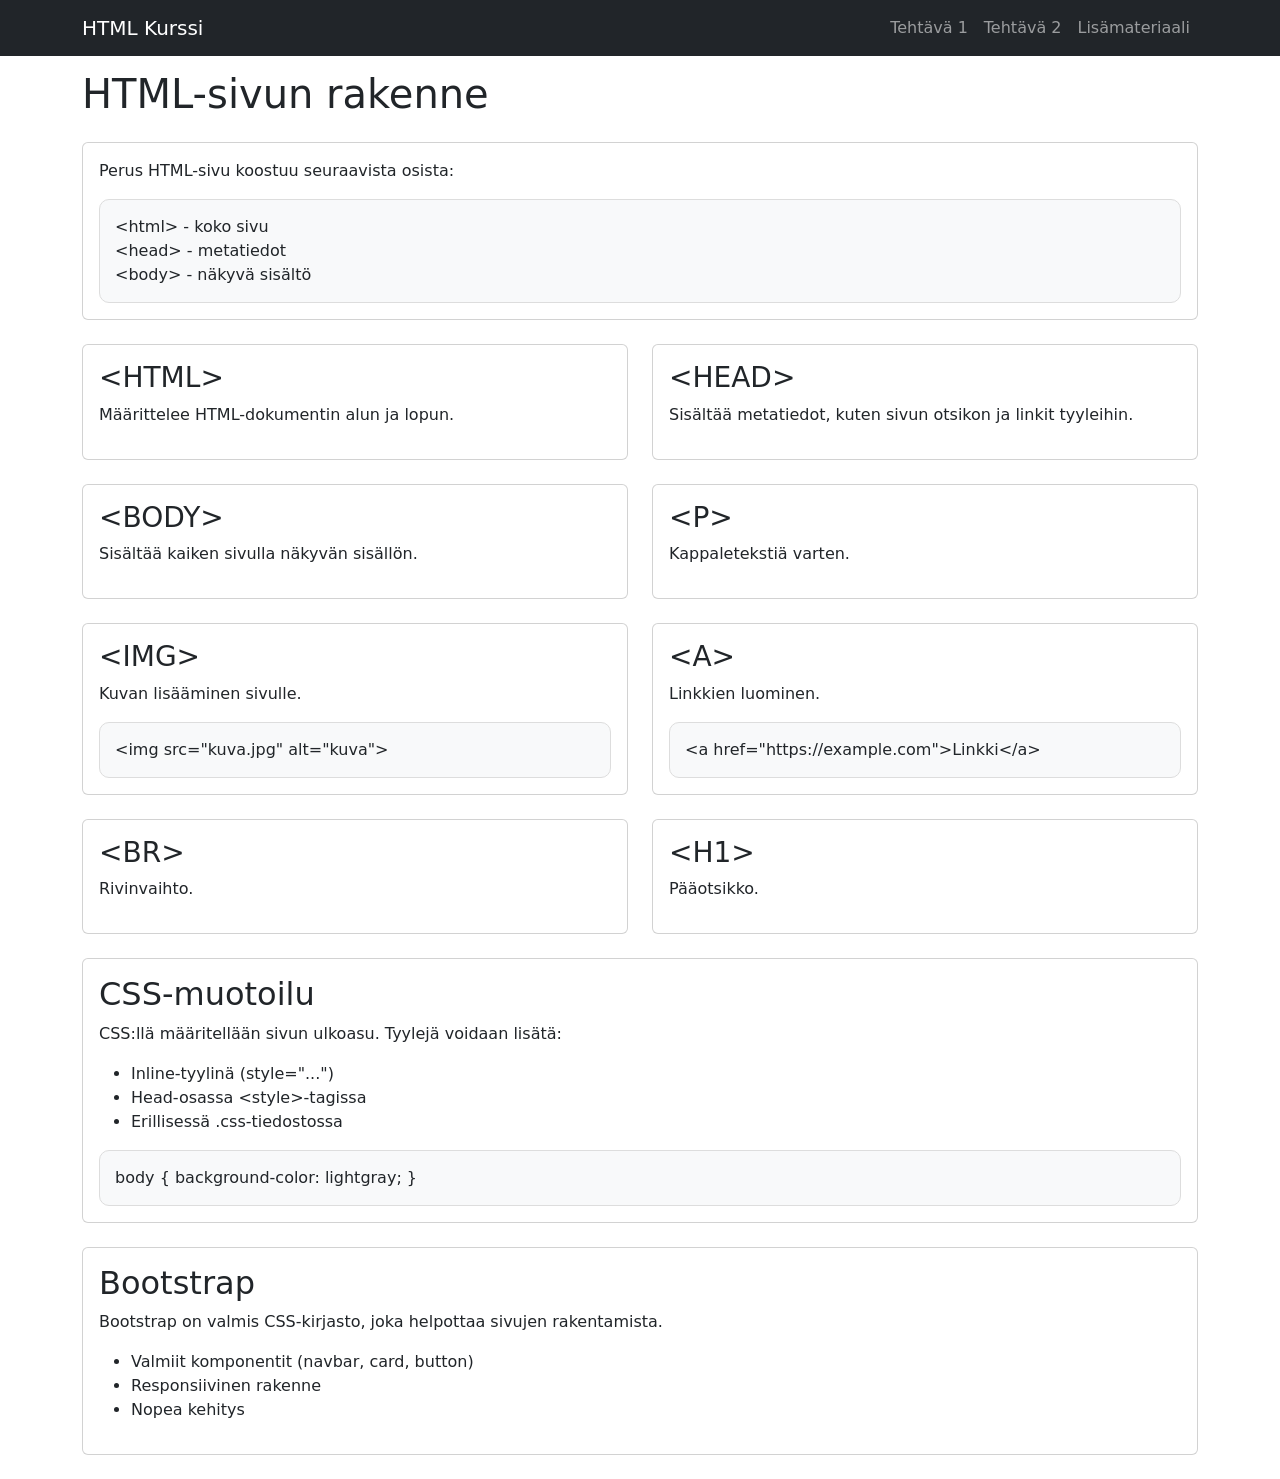
<file: index.html>
<!DOCTYPE html>
<html lang="fi">
<head>
    <meta charset="UTF-8">
    <meta name="viewport" content="width=device-width, initial-scale=1.0">
    <title>HTML Opetussivu</title>

    <!-- Bootstrap CSS -->
    <link href="https://cdn.jsdelivr.net/npm/bootstrap@5.3.0/dist/css/bootstrap.min.css" rel="stylesheet">

    <!-- Oma CSS -->
    <style>
        body {
            padding-top: 70px;
        }
        .example-box {
            background-color: #f8f9fa;
            border: 1px solid #ddd;
            padding: 15px;
            border-radius: 10px;
        }
    </style>
</head>
<body>

<!-- NAVBAR -->
<nav class="navbar navbar-expand-lg navbar-dark bg-dark fixed-top">
    <div class="container">
        <a class="navbar-brand" href="#">HTML Kurssi</a>
        <button class="navbar-toggler" type="button" data-bs-toggle="collapse" data-bs-target="#navMenu">
            <span class="navbar-toggler-icon"></span>
        </button>

        <div class="collapse navbar-collapse" id="navMenu">
            <ul class="navbar-nav ms-auto">
                <li class="nav-item"><a class="nav-link" href="https://github.com/simoheiskanenlab/Webteknologiat/blob/main/htmlsivu.html">Tehtävä 1</a></li>
                <li class="nav-item"><a class="nav-link" href="https://github.com/simoheiskanenlab/Webteknologiat/blob/main/lomake.html">Tehtävä 2</a></li>
                <li class="nav-item"><a class="nav-link" href="https://www.w3schools.com">Lisämateriaali</a></li>
            </ul>
        </div>
    </div>
</nav>

<div class="container">

    <h1 class="mb-4">HTML-sivun rakenne</h1>

    <div class="card mb-4">
        <div class="card-body">
            <p>
                Perus HTML-sivu koostuu seuraavista osista:
            </p>
            <div class="example-box">
                &lt;html&gt; - koko sivu<br>
                &lt;head&gt; - metatiedot<br>
                &lt;body&gt; - näkyvä sisältö
            </div>
        </div>
    </div>

    <!-- TAGIT -->
    <div class="row">

        <div class="col-md-6">
            <div class="card mb-4">
                <div class="card-body">
                    <h3>&lt;HTML&gt;</h3>
                    <p>Määrittelee HTML-dokumentin alun ja lopun.</p>
                </div>
            </div>
        </div>

        <div class="col-md-6">
            <div class="card mb-4">
                <div class="card-body">
                    <h3>&lt;HEAD&gt;</h3>
                    <p>Sisältää metatiedot, kuten sivun otsikon ja linkit tyyleihin.</p>
                </div>
            </div>
        </div>

        <div class="col-md-6">
            <div class="card mb-4">
                <div class="card-body">
                    <h3>&lt;BODY&gt;</h3>
                    <p>Sisältää kaiken sivulla näkyvän sisällön.</p>
                </div>
            </div>
        </div>

        <div class="col-md-6">
            <div class="card mb-4">
                <div class="card-body">
                    <h3>&lt;P&gt;</h3>
                    <p>Kappaletekstiä varten.</p>
                </div>
            </div>
        </div>

        <div class="col-md-6">
            <div class="card mb-4">
                <div class="card-body">
                    <h3>&lt;IMG&gt;</h3>
                    <p>Kuvan lisääminen sivulle.</p>
                    <div class="example-box">
                        &lt;img src="kuva.jpg" alt="kuva"&gt;
                    </div>
                </div>
            </div>
        </div>

        <div class="col-md-6">
            <div class="card mb-4">
                <div class="card-body">
                    <h3>&lt;A&gt;</h3>
                    <p>Linkkien luominen.</p>
                    <div class="example-box">
                        &lt;a href="https://example.com"&gt;Linkki&lt;/a&gt;
                    </div>
                </div>
            </div>
        </div>

        <div class="col-md-6">
            <div class="card mb-4">
                <div class="card-body">
                    <h3>&lt;BR&gt;</h3>
                    <p>Rivinvaihto.</p>
                </div>
            </div>
        </div>

        <div class="col-md-6">
            <div class="card mb-4">
                <div class="card-body">
                    <h3>&lt;H1&gt;</h3>
                    <p>Pääotsikko.</p>
                </div>
            </div>
        </div>

    </div>

    <!-- CSS OSIO -->
    <div class="card mb-4">
        <div class="card-body">
            <h2>CSS-muotoilu</h2>
            <p>
                CSS:llä määritellään sivun ulkoasu. Tyylejä voidaan lisätä:
            </p>
            <ul>
                <li>Inline-tyylinä (style="...")</li>
                <li>Head-osassa &lt;style&gt;-tagissa</li>
                <li>Erillisessä .css-tiedostossa</li>
            </ul>
            <div class="example-box">
                body { background-color: lightgray; }
            </div>
        </div>
    </div>

    <!-- BOOTSTRAP OSIO -->
    <div class="card mb-4">
        <div class="card-body">
            <h2>Bootstrap</h2>
            <p>
                Bootstrap on valmis CSS-kirjasto, joka helpottaa sivujen rakentamista.
            </p>
            <ul>
                <li>Valmiit komponentit (navbar, card, button)</li>
                <li>Responsiivinen rakenne</li>
                <li>Nopea kehitys</li>
            </ul>
        </div>
    </div>

</div>

<!-- Bootstrap JS -->
<script src="https://cdn.jsdelivr.net/npm/bootstrap@5.3.0/dist/js/bootstrap.bundle.min.js"></script>

</body>
</html>
</file>
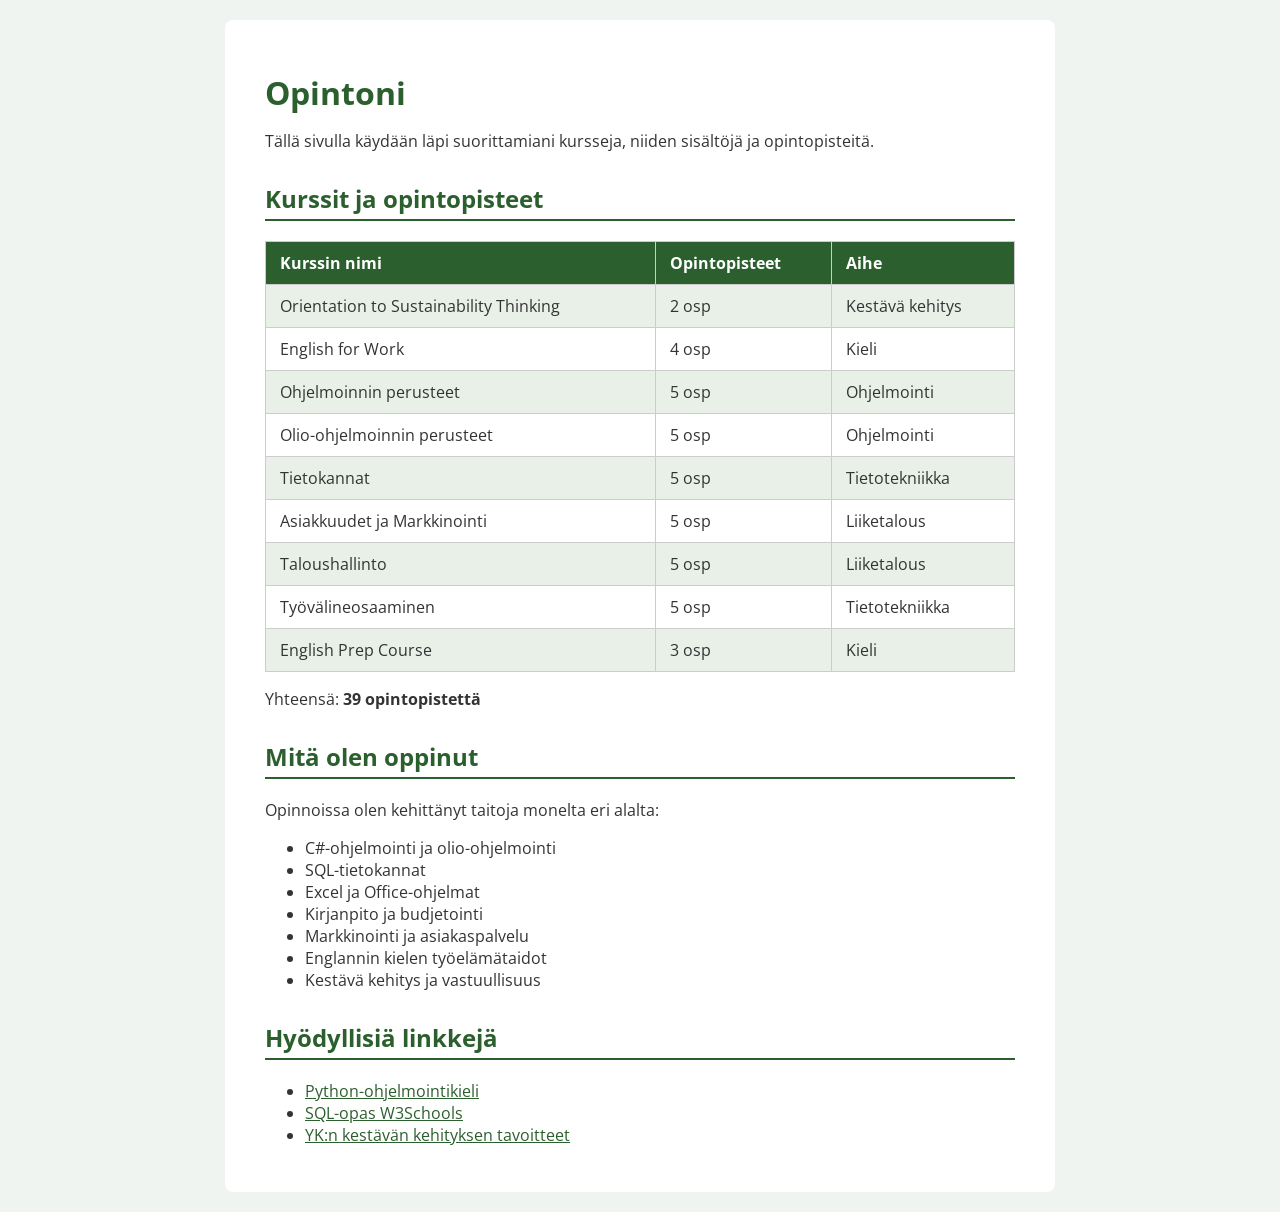
<file: css_osa1/index.html>
<!DOCTYPE html>
<html lang="fi">
<head>
  <meta charset="UTF-8">
  <meta name="viewport" content="width=device-width, initial-scale=1.0">
  <title>Opintoni</title>
  <link rel="stylesheet" href="tyyli.css">
</head>
<body>

  <div class="sisalto">

    <h1>Opintoni</h1>
    <p>Tällä sivulla käydään läpi suorittamiani kursseja, niiden sisältöjä ja opintopisteitä.</p>

    <h2>Kurssit ja opintopisteet</h2>
    <table>
      <tr>
        <th>Kurssin nimi</th>
        <th>Opintopisteet</th>
        <th>Aihe</th>
      </tr>
      <tr>
        <td>Orientation to Sustainability Thinking</td>
        <td>2 osp</td>
        <td>Kestävä kehitys</td>
      </tr>
      <tr>
        <td>English for Work</td>
        <td>4 osp</td>
        <td>Kieli</td>
      </tr>
      <tr>
        <td>Ohjelmoinnin perusteet</td>
        <td>5 osp</td>
        <td>Ohjelmointi</td>
      </tr>
      <tr>
        <td>Olio-ohjelmoinnin perusteet</td>
        <td>5 osp</td>
        <td>Ohjelmointi</td>
      </tr>
      <tr>
        <td>Tietokannat</td>
        <td>5 osp</td>
        <td>Tietotekniikka</td>
      </tr>
      <tr>
        <td>Asiakkuudet ja Markkinointi</td>
        <td>5 osp</td>
        <td>Liiketalous</td>
      </tr>
      <tr>
        <td>Taloushallinto</td>
        <td>5 osp</td>
        <td>Liiketalous</td>
      </tr>
      <tr>
        <td>Työvälineosaaminen</td>
        <td>5 osp</td>
        <td>Tietotekniikka</td>
      </tr>
      <tr>
        <td>English Prep Course</td>
        <td>3 osp</td>
        <td>Kieli</td>
      </tr>
    </table>
    <p>Yhteensä: <strong>39 opintopistettä</strong></p>

    <h2>Mitä olen oppinut</h2>
    <p>Opinnoissa olen kehittänyt taitoja monelta eri alalta:</p>
    <ul>
      <li>C#-ohjelmointi ja olio-ohjelmointi</li>
      <li>SQL-tietokannat</li>
      <li>Excel ja Office-ohjelmat</li>
      <li>Kirjanpito ja budjetointi</li>
      <li>Markkinointi ja asiakaspalvelu</li>
      <li>Englannin kielen työelämätaidot</li>
      <li>Kestävä kehitys ja vastuullisuus</li>
    </ul>

    <h2>Hyödyllisiä linkkejä</h2>
    <ul>
      <li><a href="https://www.python.org" target="_blank">Python-ohjelmointikieli</a></li>
      <li><a href="https://www.w3schools.com/sql/" target="_blank">SQL-opas W3Schools</a></li>
      <li><a href="https://sdgs.un.org/goals" target="_blank">YK:n kestävän kehityksen tavoitteet</a></li>
    </ul>

  </div>

</body>
</html>
</file>
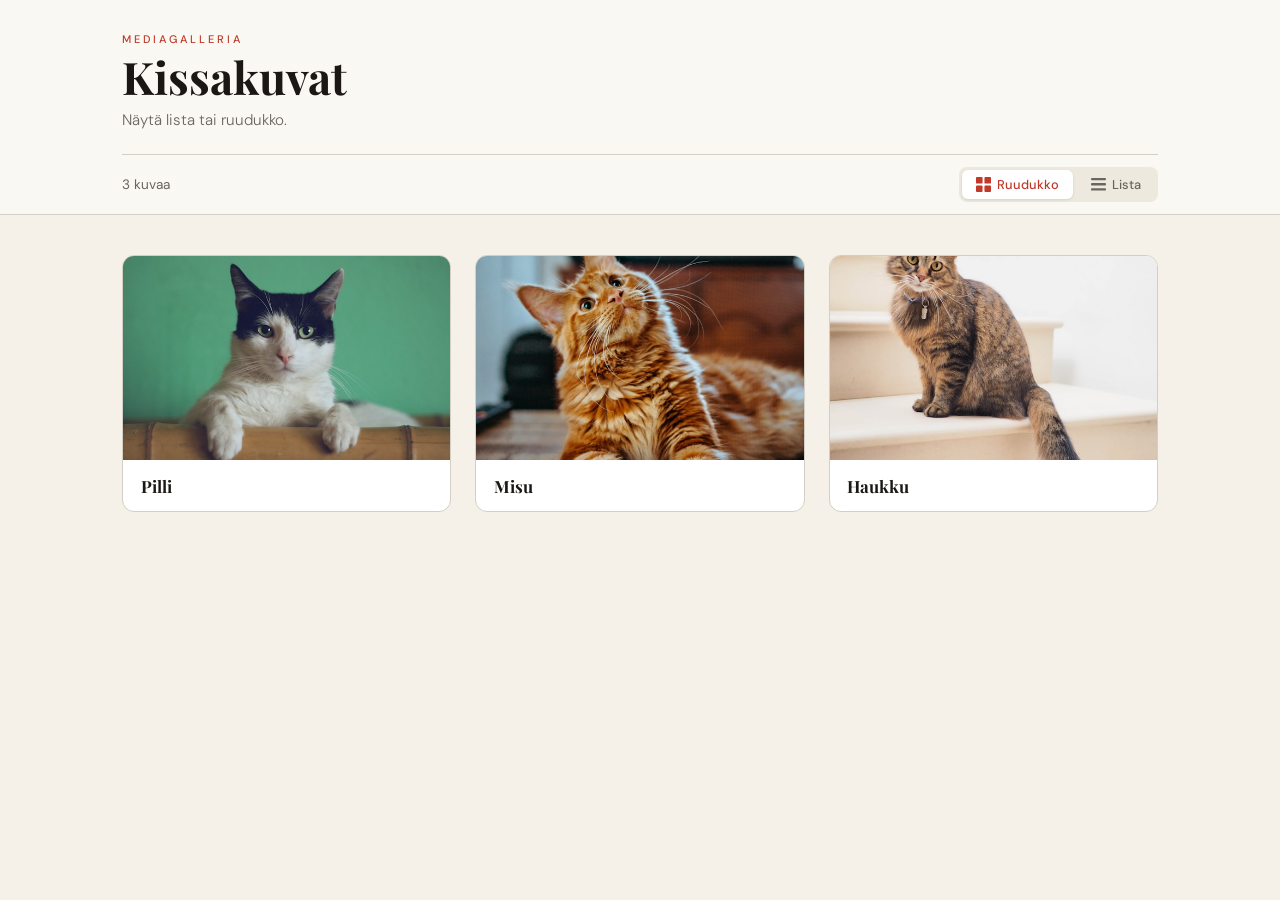
<file: listajaruudukko/index.html>
<!DOCTYPE html>
<html lang="fi">
<head>
  <meta charset="UTF-8">
  <meta name="viewport" content="width=device-width, initial-scale=1.0">
  <title>Mediagalleria</title>
  <script src="https://cdnjs.cloudflare.com/ajax/libs/jquery/3.7.1/jquery.min.js"></script>
  <link rel="stylesheet" href="css/styles.css">
</head>
<body>

<header>
  <div class="header-inner">
    <div class="site-label">Mediagalleria</div>
    <h1>Kissakuvat</h1>
    <p>Näytä lista tai ruudukko.</p>
    <div class="toolbar">
      <span class="item-count" id="item-count"></span>
      <div class="view-toggles">
        <button class="btn-view" id="btn-grid">
          <svg viewBox="0 0 16 16" fill="currentColor">
            <rect x="0" y="0" width="7" height="7" rx="1"/>
            <rect x="9" y="0" width="7" height="7" rx="1"/>
            <rect x="0" y="9" width="7" height="7" rx="1"/>
            <rect x="9" y="9" width="7" height="7" rx="1"/>
          </svg>
          Ruudukko
        </button>
        <button class="btn-view" id="btn-list">
          <svg viewBox="0 0 16 16" fill="currentColor">
            <rect x="0" y="1" width="16" height="2.5" rx="1"/>
            <rect x="0" y="6.5" width="16" height="2.5" rx="1"/>
            <rect x="0" y="12" width="16" height="2.5" rx="1"/>
          </svg>
          Lista
        </button>
      </div>
    </div>
  </div>
</header>

<main>
  <div id="media-container" class="grid-view"></div>
</main>

<script src="js/galleria.js"></script>
</body>
</html>
</file>
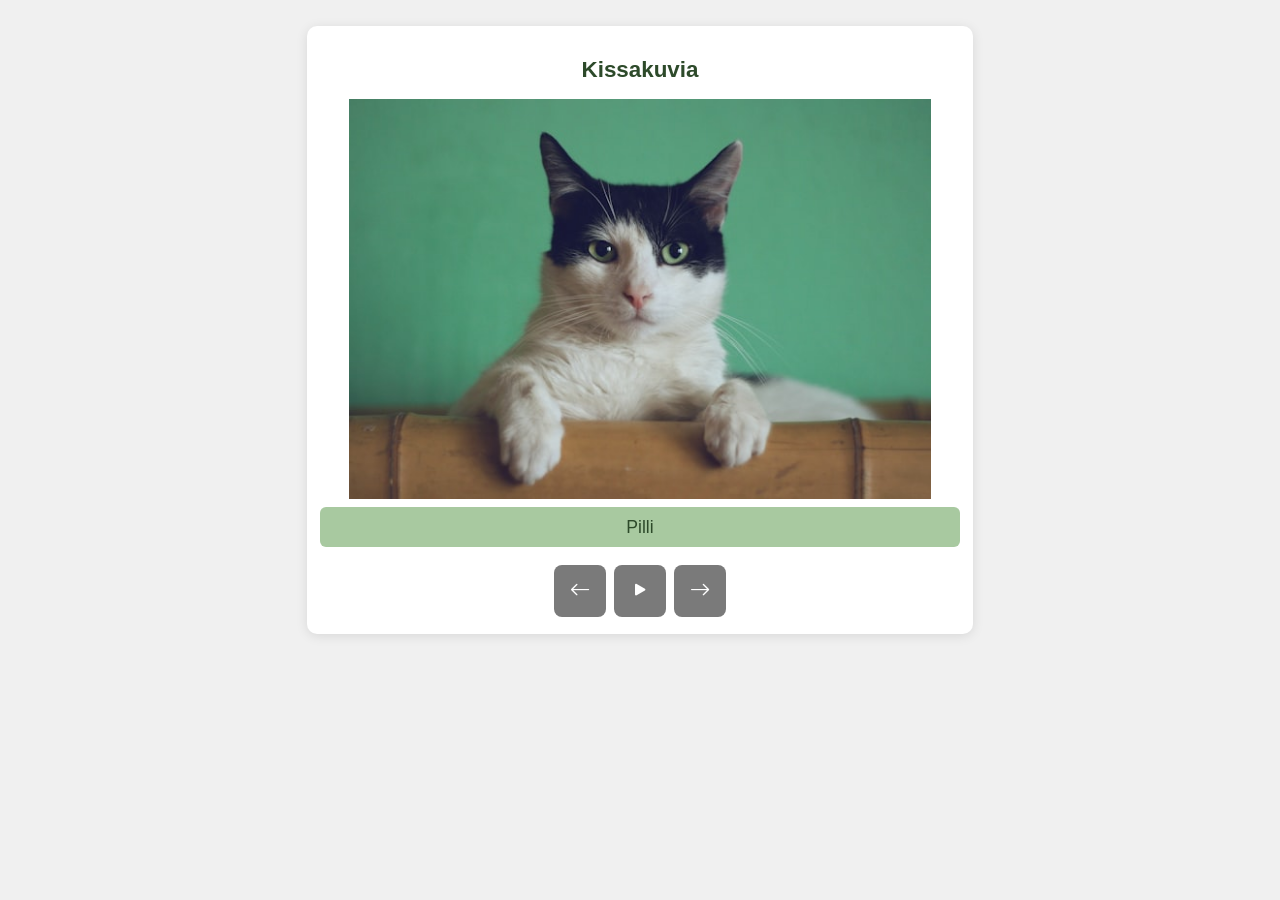
<file: mediaelementti1/index.html>
<!DOCTYPE html>
<html lang="fi">
<head>
  <meta charset="UTF-8">
  <meta name="viewport" content="width=device-width, initial-scale=1.0">
  <title>Kuvakaruselli</title>
  <link rel="stylesheet" href="https://cdn.jsdelivr.net/npm/bootstrap-icons@1.13.1/font/bootstrap-icons.min.css">
  <link rel="stylesheet" href="css/styles.css">
</head>
<body>

  <section id="karuselli">
    <h2>Kissakuvia</h2>
    <img id="slide-img" src="" alt="">
    <p id="slide-caption"></p>
    <div class="controls">
      <button id="btn-prev" onclick="edellinenKuva()">
        <i class="bi bi-arrow-left"></i>
      </button>
      <button id="btn-stop" onclick="kaynnistaTaiPysayta()">
        <i class="bi bi-play-fill"></i>
      </button>
      <button id="btn-next" onclick="seuraavaKuva()">
        <i class="bi bi-arrow-right"></i>
      </button>
    </div>
  </section>

  <script src="https://cdnjs.cloudflare.com/ajax/libs/jquery/3.7.1/jquery.min.js"></script>
  <script src="js/slider.js"></script>
</body>
</html>
</file>
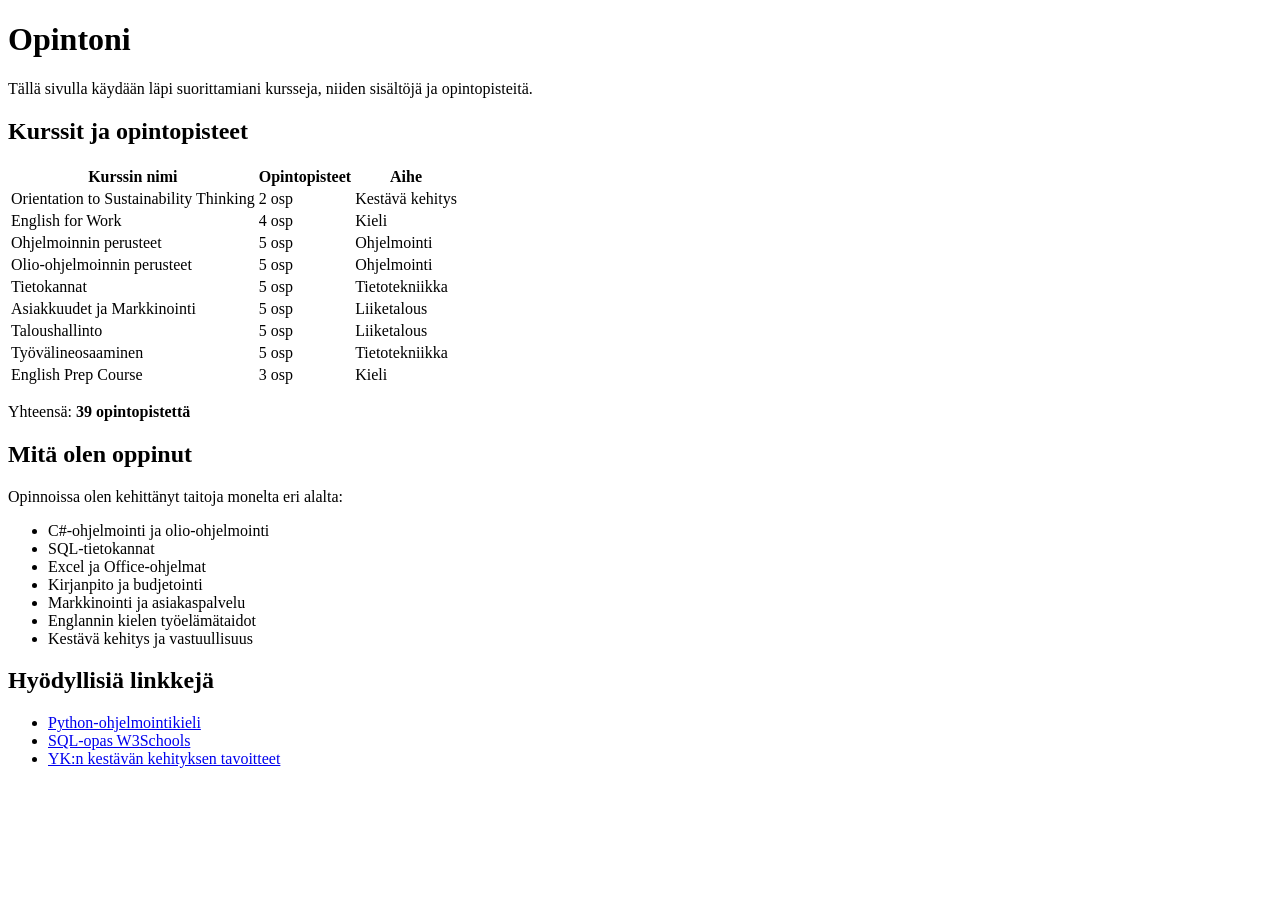
<file: HTML-sivu.html>
<!DOCTYPE html>
<html lang="fi">
<head>
  <meta charset="UTF-8">
  <title>Opintoni</title>
</head>
<body>


  <h1>Opintoni</h1>

  <p>Tällä sivulla käydään läpi suorittamiani kursseja, niiden sisältöjä ja opintopisteitä.</p>

  <h2>Kurssit ja opintopisteet</h2>

  <table>
    <tr>
      <th>Kurssin nimi</th>
      <th>Opintopisteet</th>
      <th>Aihe</th>
    </tr>
    <tr>
      <td>Orientation to Sustainability Thinking</td>
      <td>2 osp</td>
      <td>Kestävä kehitys</td>
    </tr>
    <tr>
      <td>English for Work</td>
      <td>4 osp</td>
      <td>Kieli</td>
    </tr>
    <tr>
      <td>Ohjelmoinnin perusteet</td>
      <td>5 osp</td>
      <td>Ohjelmointi</td>
    </tr>
    <tr>
      <td>Olio-ohjelmoinnin perusteet</td>
      <td>5 osp</td>
      <td>Ohjelmointi</td>
    </tr>
    <tr>
      <td>Tietokannat</td>
      <td>5 osp</td>
      <td>Tietotekniikka</td>
    </tr>
    <tr>
      <td>Asiakkuudet ja Markkinointi</td>
      <td>5 osp</td>
      <td>Liiketalous</td>
    </tr>
    <tr>
      <td>Taloushallinto</td>
      <td>5 osp</td>
      <td>Liiketalous</td>
    </tr>
    <tr>
      <td>Työvälineosaaminen</td>
      <td>5 osp</td>
      <td>Tietotekniikka</td>
    </tr>
    <tr>
      <td>English Prep Course</td>
      <td>3 osp</td>
      <td>Kieli</td>
    </tr>
  </table>

  <p>Yhteensä: <strong>39 opintopistettä</strong></p>

  <h2>Mitä olen oppinut</h2>

  <p>Opinnoissa olen kehittänyt taitoja monelta eri alalta:</p>

  <ul>
    <li>C#-ohjelmointi ja olio-ohjelmointi</li>
    <li>SQL-tietokannat</li>
    <li>Excel ja Office-ohjelmat</li>
    <li>Kirjanpito ja budjetointi</li>
    <li>Markkinointi ja asiakaspalvelu</li>
    <li>Englannin kielen työelämätaidot</li>
    <li>Kestävä kehitys ja vastuullisuus</li>
  </ul>

  <h2>Hyödyllisiä linkkejä</h2>

  <ul>
    <li><a href="https://www.python.org" target="_blank">Python-ohjelmointikieli</a></li>
    <li><a href="https://www.w3schools.com/sql/" target="_blank">SQL-opas W3Schools</a></li>
    <li><a href="https://sdgs.un.org/goals" target="_blank">YK:n kestävän kehityksen tavoitteet</a></li>
  </ul>

</body>
</html>
</file>
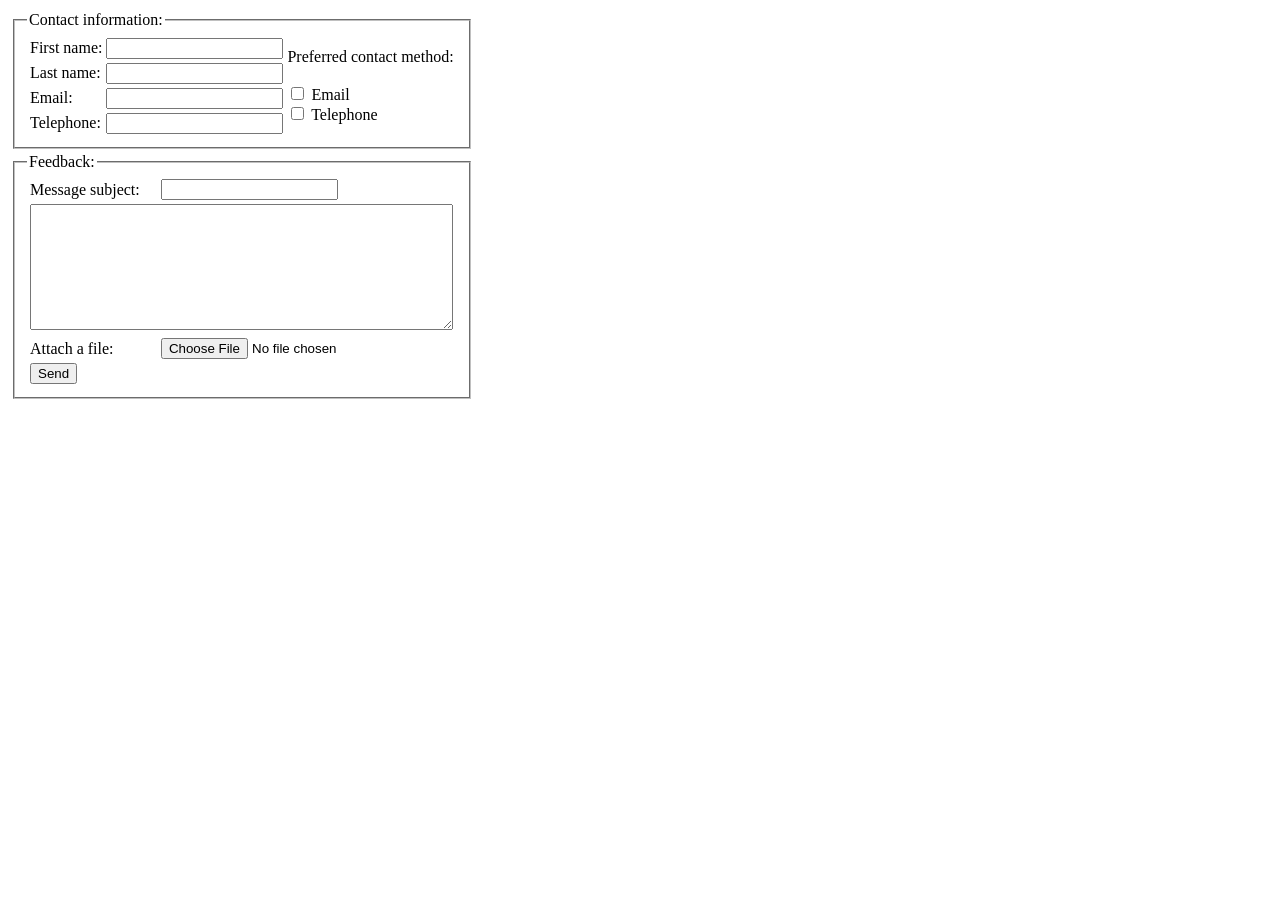
<file: lomake.html>
<!DOCTYPE html>
<html lang="fi">
<head>
  <meta charset="UTF-8">
  <title>Palautelomake</title>
</head>
<body>

  <table><tr><td>
  <fieldset>
    <legend>Contact information:</legend>
    <table>
      <tr>
        <td>First name:</td>
        <td><input type="text" name="firstname" size="20"></td>
        <td rowspan="4">
          Preferred contact method:<br><br>
          <input type="checkbox" id="pref_email" name="contact_method" value="email">
          <label for="pref_email">Email</label><br>
          <input type="checkbox" id="pref_tel" name="contact_method" value="telephone">
          <label for="pref_tel">Telephone</label>
        </td>
      </tr>
      <tr>
        <td>Last name:</td>
        <td><input type="text" name="lastname" size="20"></td>
      </tr>
      <tr>
        <td>Email:</td>
        <td><input type="email" name="email" size="20"></td>
      </tr>
      <tr>
        <td>Telephone:</td>
        <td><input type="tel" name="telephone" size="20"></td>
      </tr>
    </table>
  </fieldset>
  </td></tr><tr><td>
  <fieldset>
    <legend>Feedback:</legend>
    <table>
      <tr>
        <td>Message subject:</td>
        <td><input type="text" name="subject" size="20"></td>
      </tr>
      <tr>
        <td colspan="2"><textarea name="message" rows="8" cols="50"></textarea></td>
      </tr>
      <tr>
        <td>Attach a file:</td>
        <td><input type="file" name="attachment"></td>
      </tr>
      <tr>
        <td colspan="2"><input type="submit" value="Send"></td>
      </tr>
    </table>
  </fieldset>
  </td></tr></table>
</html>
</file>
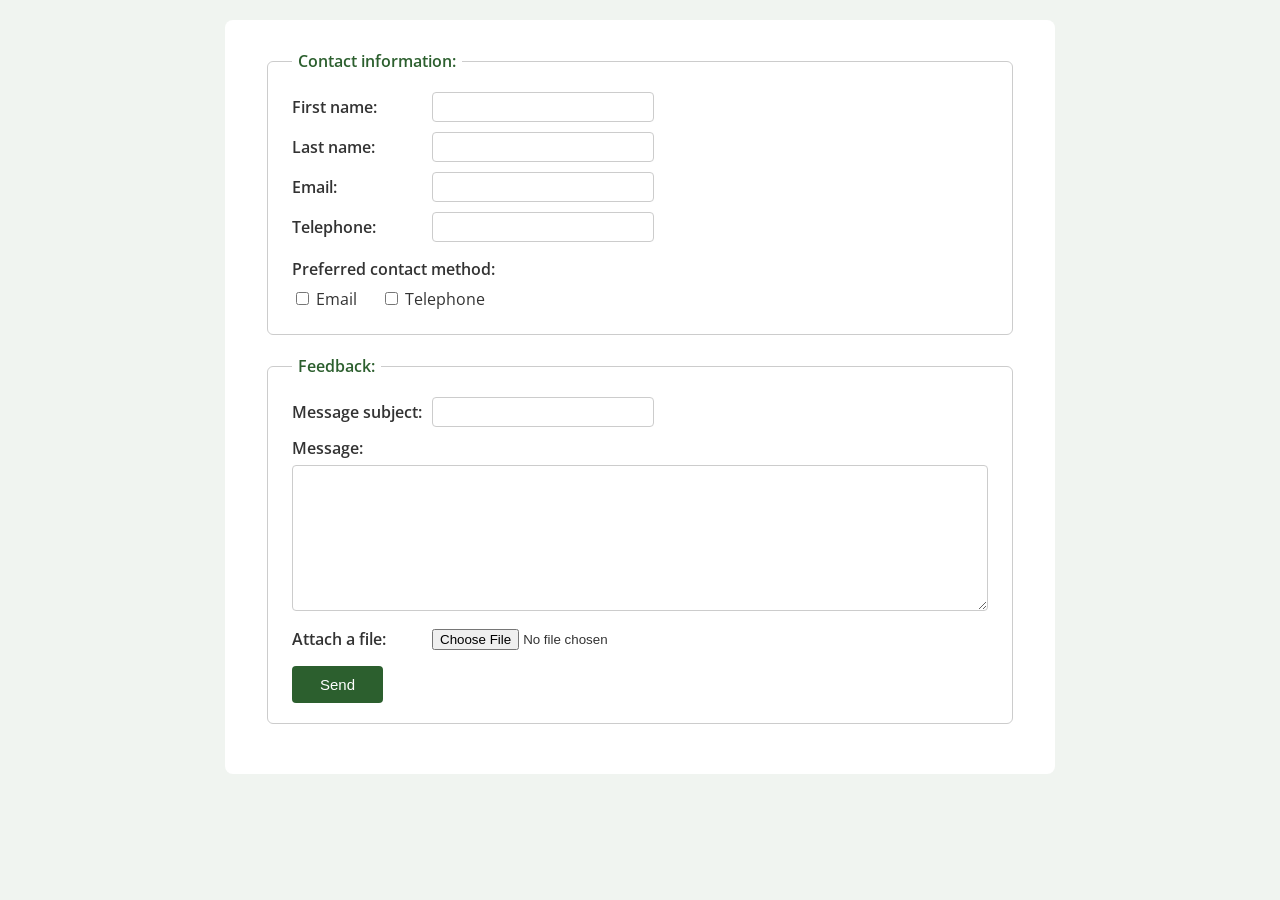
<file: css_osa1/lomake_css.html>
<!DOCTYPE html>
<html lang="fi">
<head>
  <meta charset="UTF-8">
  <meta name="viewport" content="width=device-width, initial-scale=1.0">
  <title>Palautelomake</title>
  <link rel="stylesheet" href="tyyli.css">
</head>
<body>

  <div class="sisalto">

    <fieldset>
      <legend>Contact information:</legend>

      <div class="kentta">
        <label for="firstname">First name:</label>
        <input type="text" id="firstname" name="firstname">
      </div>

      <div class="kentta">
        <label for="lastname">Last name:</label>
        <input type="text" id="lastname" name="lastname">
      </div>

      <div class="kentta">
        <label for="email">Email:</label>
        <input type="email" id="email" name="email">
      </div>

      <div class="kentta">
        <label for="telephone">Telephone:</label>
        <input type="tel" id="telephone" name="telephone">
      </div>

      <div class="yhteystapa">
        <p>Preferred contact method:</p>
        <label>
          <input type="checkbox" id="pref_email" name="contact_method" value="email">
          Email
        </label>
        <label>
          <input type="checkbox" id="pref_tel" name="contact_method" value="telephone">
          Telephone
        </label>
      </div>

    </fieldset>

    <fieldset>
      <legend>Feedback:</legend>

      <div class="kentta">
        <label for="subject">Message subject:</label>
        <input type="text" id="subject" name="subject">
      </div>

      <div class="viesti">
        <label for="message">Message:</label>
        <textarea id="message" name="message" rows="8"></textarea>
      </div>

      <div class="liite">
        <label for="attachment">Attach a file:</label>
        <input type="file" id="attachment" name="attachment">
      </div>

      <div class="nappi">
        <input type="submit" value="Send">
      </div>

    </fieldset>

  </div>

</body>
</html>
</file>
<file: css_osa1/tyyli.css>
/* Fontit Google Fontsista */
@import url('https://fonts.googleapis.com/css2?family=Open+Sans:wght@400;600&display=swap');

/* Perusasetukset */
body {
  font-family: 'Open Sans', sans-serif;
  background-color: #f0f4f0;
  color: #333333;
  margin: 0;
  padding: 20px;
}

/* Otsikot */
h1 {
  color: #2c5f2e;
  margin-bottom: 10px;
}

h2 {
  color: #2c5f2e;
  border-bottom: 2px solid #2c5f2e;
  padding-bottom: 4px;
  margin-top: 30px;
}

/* Linkit */
a {
  color: #2c5f2e;
}

a:hover {
  color: #f0a500;
}

/* Pääsisältöalue */
.sisalto {
  max-width: 750px;
  margin: 0 auto;
  background-color: #ffffff;
  padding: 30px 40px;
  border-radius: 8px;
}

/* Taulukko */
table {
  width: 100%;
  border-collapse: collapse;
  margin-top: 10px;
}

th, td {
  border: 1px solid #cccccc;
  padding: 10px 14px;
  text-align: left;
}

th {
  background-color: #2c5f2e;
  color: #ffffff;
}

tr:nth-child(even) {
  background-color: #e8f0e8;
}

/* Lomakkeen fieldset */
fieldset {
  border: 1px solid #cccccc;
  border-radius: 6px;
  padding: 20px 24px;
  margin-bottom: 20px;
}

legend {
  font-weight: 600;
  color: #2c5f2e;
  padding: 0 6px;
}

/* Kenttärivit */
.kentta {
  display: flex;
  align-items: center;
  margin-bottom: 10px;
}

.kentta label {
  width: 140px;
  font-weight: 600;
}

.kentta input {
  padding: 6px 10px;
  border: 1px solid #cccccc;
  border-radius: 4px;
  font-size: 14px;
  width: 200px;
}

/* Yhteystapa */
.yhteystapa {
  margin: 14px 0 4px 0;
}

.yhteystapa p {
  font-weight: 600;
  margin-bottom: 8px;
}

.yhteystapa label {
  margin-right: 20px;
}

/* Viesti */
.viesti {
  margin-bottom: 12px;
}

.viesti label {
  display: block;
  font-weight: 600;
  margin-bottom: 6px;
}

.viesti textarea {
  width: 100%;
  padding: 8px 10px;
  border: 1px solid #cccccc;
  border-radius: 4px;
  font-size: 14px;
  box-sizing: border-box;
}

/* Tiedostoliite */
.liite {
  display: flex;
  align-items: center;
  margin-bottom: 16px;
}

.liite label {
  width: 140px;
  font-weight: 600;
}

/* Lähetysnappi */
.nappi input {
  background-color: #2c5f2e;
  color: #ffffff;
  border: none;
  padding: 10px 28px;
  border-radius: 4px;
  font-size: 15px;
  cursor: pointer;
}

.nappi input:hover {
  background-color: #1e4220;
}

/* Responsiivisuus */
@media (max-width: 600px) {
  .sisalto {
    padding: 20px;
  }

  .kentta {
    flex-direction: column;
    align-items: flex-start;
  }

  .kentta label {
    width: auto;
    margin-bottom: 4px;
  }

  .kentta input {
    width: 100%;
  }

  .liite {
    flex-direction: column;
    align-items: flex-start;
  }
}
</file>
<file: listajaruudukko/css/styles.css>
@import url('https://fonts.googleapis.com/css2?family=Playfair+Display:wght@400;700&family=DM+Sans:wght@300;400;500&display=swap');

*, *::before, *::after { box-sizing: border-box; margin: 0; padding: 0; }

:root {
  --bg: #f5f0e8;
  --surface: #faf8f3;
  --surface2: #ede9de;
  --text: #1a1714;
  --text-muted: #6b6560;
  --accent: #c0392b;
  --accent-light: #f9e8e7;
  --border: #d4cfc4;
  --card-bg: #ffffff;
}

body {
  font-family: 'DM Sans', sans-serif;
  background: var(--bg);
  color: var(--text);
  min-height: 100vh;
}

/* --- Header --- */
header {
  background: var(--surface);
  border-bottom: 1px solid var(--border);
  padding: 2rem 0 0;
}

.header-inner {
  max-width: 1100px;
  margin: 0 auto;
  padding: 0 2rem;
}

.site-label {
  font-size: 11px;
  letter-spacing: 3px;
  text-transform: uppercase;
  color: var(--accent);
  font-weight: 500;
  margin-bottom: 0.4rem;
}

header h1 {
  font-family: 'Playfair Display', serif;
  font-size: 2.8rem;
  font-weight: 700;
  line-height: 1.1;
  color: var(--text);
  margin-bottom: 0.5rem;
}

header p {
  color: var(--text-muted);
  font-size: 0.95rem;
  font-weight: 300;
  margin-bottom: 1.5rem;
}

.toolbar {
  display: flex;
  align-items: center;
  justify-content: space-between;
  border-top: 1px solid var(--border);
  padding: 0.75rem 0;
}

.item-count {
  font-size: 0.85rem;
  color: var(--text-muted);
}

.view-toggles {
  display: flex;
  gap: 4px;
  background: var(--surface2);
  padding: 3px;
  border-radius: 8px;
}

.btn-view {
  display: flex;
  align-items: center;
  gap: 6px;
  padding: 6px 14px;
  border: none;
  border-radius: 6px;
  font-family: 'DM Sans', sans-serif;
  font-size: 0.8rem;
  font-weight: 500;
  cursor: pointer;
  background: transparent;
  color: var(--text-muted);
  transition: all 0.18s ease;
}

.btn-view svg { width: 15px; height: 15px; }

.btn-view.active {
  background: var(--card-bg);
  color: var(--accent);
  box-shadow: 0 1px 3px rgba(0,0,0,0.1);
}

.btn-view:not(.active):hover {
  color: var(--text);
  background: rgba(255,255,255,0.5);
}

/* --- Main --- */
main {
  max-width: 1100px;
  margin: 0 auto;
  padding: 2.5rem 2rem;
}

/* --- GRID-NÄKYMÄ --- */
#media-container.grid-view {
  display: grid;
  grid-template-columns: repeat(3, 1fr);
  gap: 1.5rem;
}

#media-container.grid-view .media-card {
  border-radius: 12px;
  overflow: hidden;
  background: var(--card-bg);
  border: 1px solid var(--border);
  transition: transform 0.2s ease, box-shadow 0.2s ease;
}

#media-container.grid-view .media-card:hover {
  transform: translateY(-3px);
  box-shadow: 0 8px 24px rgba(0,0,0,0.08);
}

#media-container.grid-view .card-image {
  width: 100%;
  aspect-ratio: 16/10;
  object-fit: cover;
  display: block;
}

#media-container.grid-view .card-body {
  padding: 0.9rem 1.1rem;
}

#media-container.grid-view .card-name {
  font-family: 'Playfair Display', serif;
  font-size: 1.05rem;
  font-weight: 700;
  color: var(--text);
}

/* --- LISTA-NÄKYMÄ --- */
#media-container.list-view {
  display: flex;
  flex-direction: column;
  gap: 8px;
}

#media-container.list-view .media-card {
  display: flex;
  flex-direction: row;
  align-items: center;
  background: var(--card-bg);
  border: 1px solid var(--border);
  border-radius: 10px;
  overflow: hidden;
  transition: background 0.15s ease;
}

#media-container.list-view .media-card:hover {
  background: var(--surface);
}

#media-container.list-view .card-image {
  width: 180px;
  min-width: 180px;
  height: 120px;
  object-fit: cover;
  display: block;
}

#media-container.list-view .card-body {
  padding: 1rem 1.4rem;
}

#media-container.list-view .card-name {
  font-family: 'Playfair Display', serif;
  font-size: 1.15rem;
  font-weight: 700;
  color: var(--text);
}

/* --- Animaatio --- */
#media-container .media-card {
  animation: fadeIn 0.3s ease both;
}

@keyframes fadeIn {
  from { opacity: 0; transform: translateY(6px); }
  to   { opacity: 1; transform: translateY(0); }
}

/* --- Responsiivisuus --- */
@media (max-width: 768px) {
  header h1 { font-size: 2rem; }
  #media-container.grid-view { grid-template-columns: repeat(2, 1fr); }
  #media-container.list-view .card-image { width: 130px; min-width: 130px; height: 90px; }
}

@media (max-width: 520px) {
  #media-container.grid-view { grid-template-columns: 1fr; }
  #media-container.list-view .card-image { display: none; }
}
</file>
<file: mediaelementti1/css/styles.css>
body {
  font-family: sans-serif;
  background: #f0f0f0;
  margin: 0;
}

/* Kuvakarusellin container */
#karuselli {
  margin: 2%;          /* suhteellinen marginaali */
  padding: 1%;         /* täyte */
  width: 50%;          /* leveys */
  margin-left: auto;   /* keskitys vaakasuunnassa */
  margin-right: auto;
  overflow: hidden;    /* ylivuoto: piilota ylimenevä sisältö */
  text-align: center;  /* sisällön keskitys */
  background: #ffffff;
  border-radius: 10px;
  box-shadow: 0 2px 12px rgba(0,0,0,0.1);
}

#karuselli h2 {
  margin-bottom: 1rem;
  color: #2d4a2a;
  font-size: 1.4rem;
}

#karuselli img {
  width: 100%;
  height: auto;        /* korkeus skaalautuu kuvan mukaan */
  max-height: 400px;   /* ettei kuva veny liian isoksi */
  object-fit: contain; /* koko kuva näkyy, ei rajata */
  display: block;
}

#slide-caption {
  background: #a8c9a0;
  border-radius: 6px;
  padding: 0.6rem 1rem;
  margin-top: 8px;
  font-size: 1.1rem;
  color: #2d4a2a;
}

.controls {
  display: flex;
  justify-content: center;
  gap: 8px;
  margin-top: 12px;
  margin-bottom: 4px;
}

.controls button {
  width: 52px;
  height: 52px;
  border-radius: 8px;
  border: none;
  background: #7a7a7a;
  color: white;
  font-size: 1.3rem;
  cursor: pointer;
  display: flex;
  align-items: center;
  justify-content: center;
}

.controls button:hover {
  background: #555;
}
</file>
